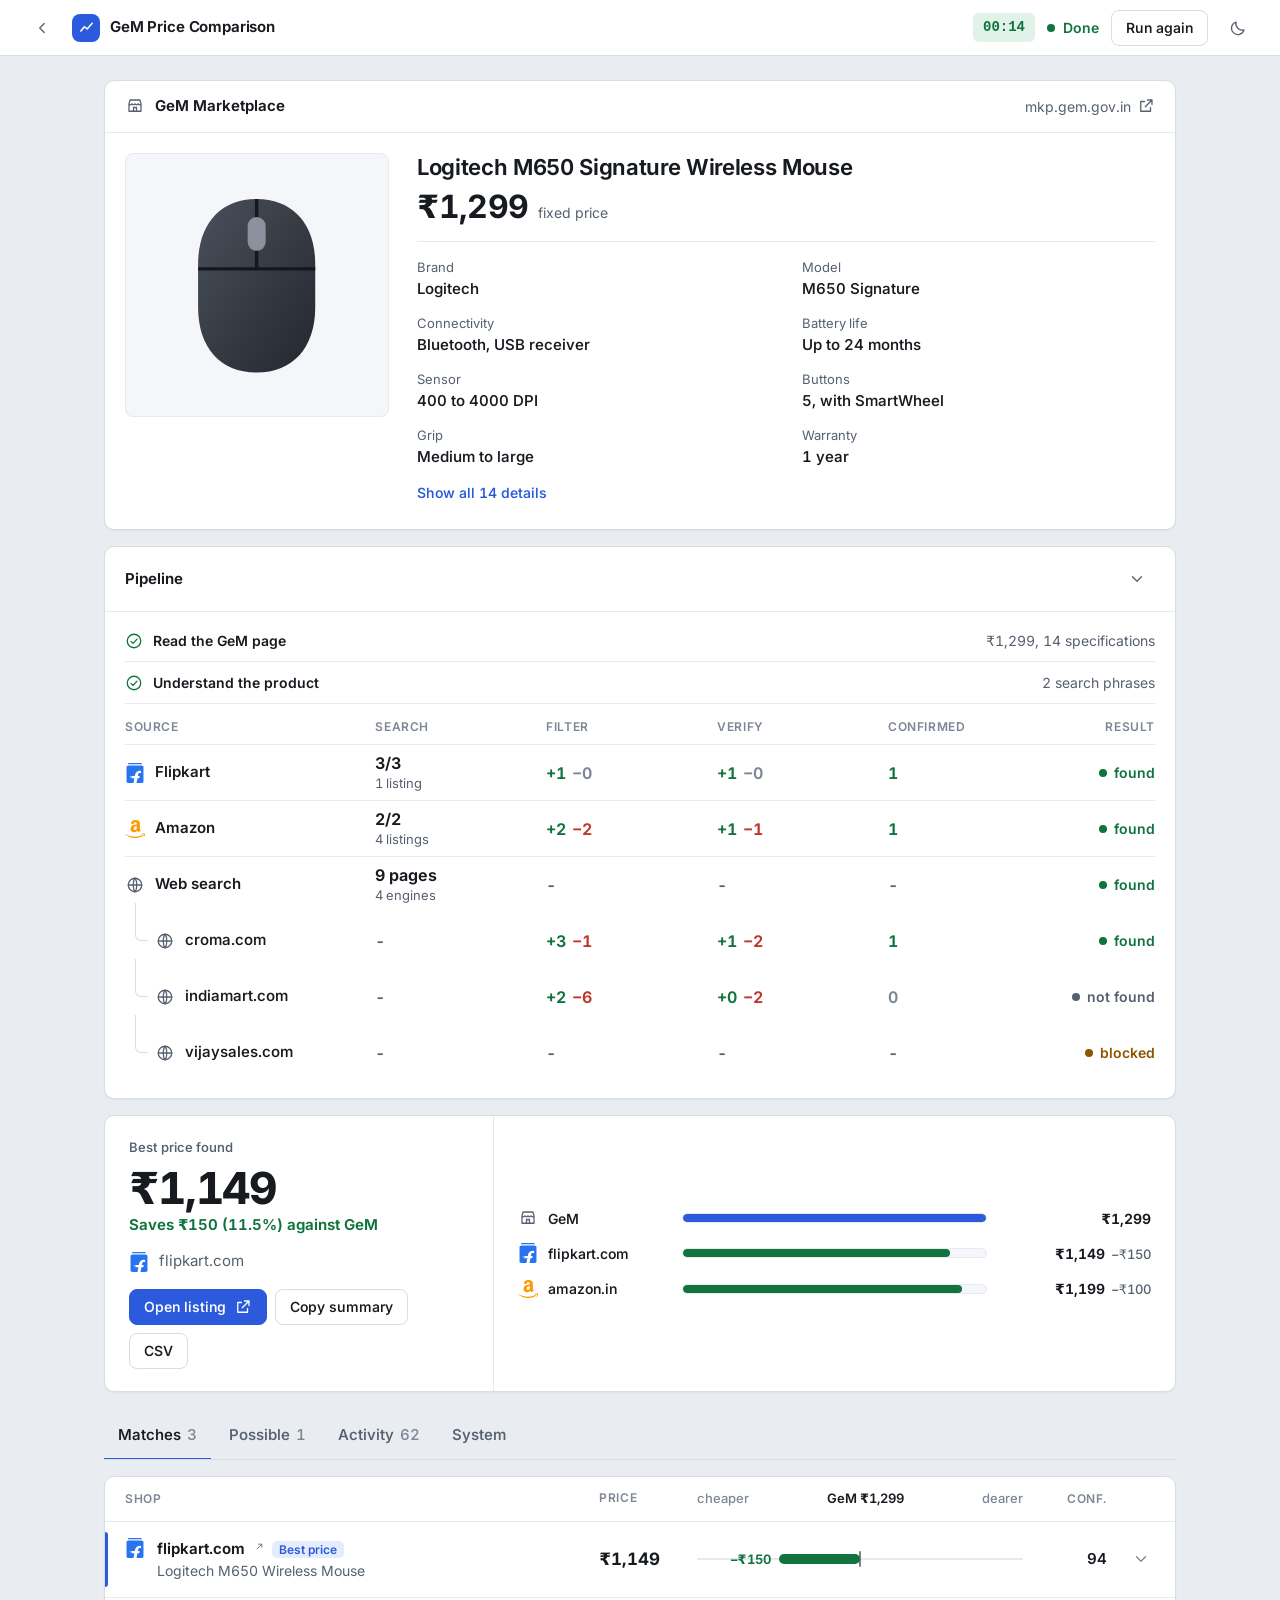
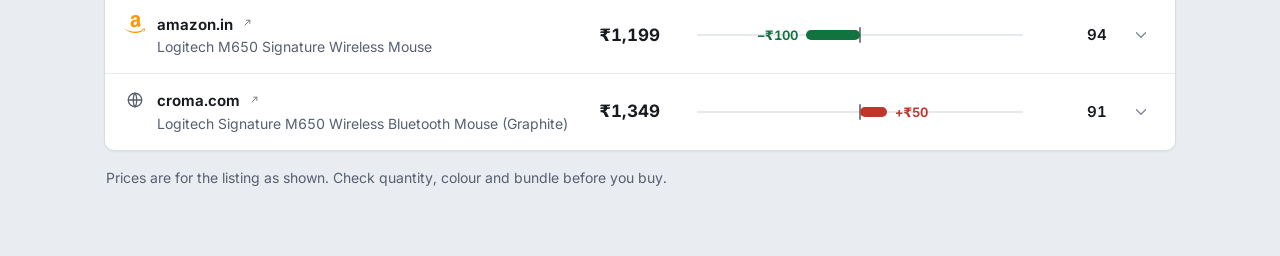
<file: design_ref/index.html>
<!doctype html><html lang="en"><head><meta charset="utf-8"><meta name="viewport" content="width=device-width, initial-scale=1"><title>GeM Price Comparison</title><link rel="stylesheet" href="style.css"><script src="ref.js" defer></script></head><body><header class="topbar"><div class="left"><button class="icon-btn" aria-label="Back"><svg class="svg" viewBox="0 0 24 24" aria-hidden="true"><path d="M15 6l-6 6 6 6"/></svg></button><a class="brand" href="start.html"><span class="mark"><svg class="svg" viewBox="0 0 24 24" aria-hidden="true"><path d="M4 17l5-6 4 3 7-8"/></svg></span><span class="t">GeM Price Comparison</span></a></div><div class="right"><span class="timer mono">00:14</span><span class="status done"><span class="dot"></span>Done</span><button class="btn" type="button">Run again</button><button class="icon-btn" data-act="theme" aria-label="Switch theme"><svg class="svg" viewBox="0 0 24 24" aria-hidden="true"><path d="M20 14.5A8.5 8.5 0 0 1 9.5 4 8.5 8.5 0 1 0 20 14.5z"/></svg></button></div></header><main>
<section class="card" aria-labelledby="gem-h"><div class="card-head"><h2 id="gem-h"><span class="ico glyph"><svg class="svg" viewBox="0 0 24 24" aria-hidden="true"><path d="M4 9l1.5-5h13L20 9M4 9v10h16V9M4 9c0 2 3 2 4 0 1 2 3 2 4 0 1 2 3 2 4 0 1 2 4 2 4 0M10 19v-5h4v5"/></svg></span>GeM Marketplace</h2><a class="link" href="#">mkp.gem.gov.in <svg class="svg" viewBox="0 0 24 24" aria-hidden="true"><path d="M14 4h6v6M20 4l-9 9M18 14v5H5V6h5"/></svg></a></div>
<div class="gem-body"><div class="gem-image"><svg viewBox="0 0 200 200" aria-hidden="true"><defs><linearGradient id="g" x1="0" y1="0" x2="1" y2="1"><stop offset="0" stop-color="#4a505a"/><stop offset="1" stop-color="#23272e"/></linearGradient></defs><path d="M100 24c-32 0-52 22-52 58v38c0 36 20 58 52 58s52-22 52-58V82c0-36-20-58-52-58z" fill="url(#g)"/><path d="M100 24v62M48 86h104" stroke="#14171c" stroke-width="3" fill="none"/><rect x="92" y="40" width="16" height="30" rx="8" fill="#8b929d"/></svg></div><div class="gem-info"><h1 class="gem-title">Logitech M650 Signature Wireless Mouse</h1><div class="gem-price"><strong>&#8377;1,299</strong><span>fixed price</span></div><dl class="facts"><div><dt>Brand</dt><dd>Logitech</dd></div><div><dt>Model</dt><dd>M650 Signature</dd></div><div><dt>Connectivity</dt><dd>Bluetooth, USB receiver</dd></div><div><dt>Battery life</dt><dd>Up to 24 months</dd></div><div><dt>Sensor</dt><dd>400 to 4000 DPI</dd></div><div><dt>Buttons</dt><dd>5, with SmartWheel</dd></div><div><dt>Grip</dt><dd>Medium to large</dd></div><div><dt>Warranty</dt><dd>1 year</dd></div></dl><div id="more-facts" hidden><dl class="facts more"><div><dt>Weight</dt><dd>100 g</dd></div><div><dt>Colour</dt><dd>Graphite</dd></div><div><dt>Operating range</dt><dd>10 m</dd></div><div><dt>Power source</dt><dd>1 AA battery</dd></div><div><dt>Country of origin</dt><dd>China</dd></div><div><dt>Seller</dt><dd>Sample Traders</dd></div></dl></div><button class="text-btn" data-act="more" type="button">Show all 14 details</button></div></div></section>
<section class="card pipe-card" id="pipe" data-open="true" aria-labelledby="pipe-h"><div class="card-head"><h2 id="pipe-h">Pipeline</h2><button class="icon-btn" data-act="pipe" aria-expanded="true" aria-label="Show or hide the pipeline"><span class="chev"><svg class="svg" viewBox="0 0 24 24" aria-hidden="true"><path d="M6 9l6 6 6-6"/></svg></span></button></div>
<div class="pipe-body"><div class="step-line"><span class="check"><svg class="svg" viewBox="0 0 24 24" aria-hidden="true"><circle cx="12" cy="12" r="9"/><path d="M8 12.5l2.7 2.7L16 9.5"/></svg></span><b>Read the GeM page</b><span class="muted">&#8377;1,299, 14 specifications</span></div><div class="step-line"><span class="check"><svg class="svg" viewBox="0 0 24 24" aria-hidden="true"><circle cx="12" cy="12" r="9"/><path d="M8 12.5l2.7 2.7L16 9.5"/></svg></span><b>Understand the product</b><span class="muted">2 search phrases</span></div>
<div class="grid-head"><span>Source</span><span>Search</span><span>Filter</span><span>Verify</span><span>Confirmed</span><span style="text-align:right">Result</span></div><div class="lane"><div class="who"><img class="ico" src="icons/flipkart.svg" alt=""><span>Flipkart</span></div><div class="cell" data-label="Search"><b>3/3</b><small>1 listing</small></div><div class="cell" data-label="Filter"><b><span class="pos">+1</span><span class="zero">&minus;0</span></b></div><div class="cell" data-label="Verify"><b><span class="pos">+1</span><span class="zero">&minus;0</span></b></div><div class="cell" data-label="Confirmed"><b class="pos">1</b></div><span class="state found"><span class="dot"></span>found</span></div><div class="lane"><div class="who"><img class="ico" src="icons/amazon.svg" alt=""><span>Amazon</span></div><div class="cell" data-label="Search"><b>2/2</b><small>4 listings</small></div><div class="cell" data-label="Filter"><b><span class="pos">+2</span><span class="neg">&minus;2</span></b></div><div class="cell" data-label="Verify"><b><span class="pos">+1</span><span class="neg">&minus;1</span></b></div><div class="cell" data-label="Confirmed"><b class="pos">1</b></div><span class="state found"><span class="dot"></span>found</span></div><div class="lane"><div class="who"><span class="ico glyph"><svg class="svg" viewBox="0 0 24 24" aria-hidden="true"><circle cx="12" cy="12" r="9"/><path d="M3 12h18M12 3c3 3.2 3 14.8 0 18M12 3c-3 3.2-3 14.8 0 18"/></svg></span><span>Web search</span></div><div class="cell" data-label="Search"><b>9 pages</b><small>4 engines</small></div><div class="cell" data-label="Filter"><b class="muted">-</b></div><div class="cell" data-label="Verify"><b class="muted">-</b></div><div class="cell" data-label="Confirmed"><b class="muted">-</b></div><span class="state found"><span class="dot"></span>found</span></div><div class="lane sub"><div class="who"><span class="ico glyph"><svg class="svg" viewBox="0 0 24 24" aria-hidden="true"><circle cx="12" cy="12" r="9"/><path d="M3 12h18M12 3c3 3.2 3 14.8 0 18M12 3c-3 3.2-3 14.8 0 18"/></svg></span><span>croma.com</span></div><div class="cell" data-label="Search"><b class="muted">-</b></div><div class="cell" data-label="Filter"><b><span class="pos">+3</span><span class="neg">&minus;1</span></b></div><div class="cell" data-label="Verify"><b><span class="pos">+1</span><span class="neg">&minus;2</span></b></div><div class="cell" data-label="Confirmed"><b class="pos">1</b></div><span class="state found"><span class="dot"></span>found</span></div><div class="lane sub"><div class="who"><span class="ico glyph"><svg class="svg" viewBox="0 0 24 24" aria-hidden="true"><circle cx="12" cy="12" r="9"/><path d="M3 12h18M12 3c3 3.2 3 14.8 0 18M12 3c-3 3.2-3 14.8 0 18"/></svg></span><span>indiamart.com</span></div><div class="cell" data-label="Search"><b class="muted">-</b></div><div class="cell" data-label="Filter"><b><span class="pos">+2</span><span class="neg">&minus;6</span></b></div><div class="cell" data-label="Verify"><b><span class="pos">+0</span><span class="neg">&minus;2</span></b></div><div class="cell" data-label="Confirmed"><b class="zero" style="margin:0">0</b></div><span class="state none"><span class="dot"></span>not found</span></div><div class="lane sub"><div class="who"><span class="ico glyph"><svg class="svg" viewBox="0 0 24 24" aria-hidden="true"><circle cx="12" cy="12" r="9"/><path d="M3 12h18M12 3c3 3.2 3 14.8 0 18M12 3c-3 3.2-3 14.8 0 18"/></svg></span><span>vijaysales.com</span></div><div class="cell" data-label="Search"><b class="muted">-</b></div><div class="cell" data-label="Filter"><b class="muted">-</b></div><div class="cell" data-label="Verify"><b class="muted">-</b></div><div class="cell" data-label="Confirmed"><b class="muted">-</b></div><span class="state blocked"><span class="dot"></span>blocked</span></div></div></section>
<section class="card summary"><div class="sum-left"><p class="label">Best price found</p><p class="price">&#8377;1,149</p><p class="save">Saves &#8377;150 (11.5%) against GeM</p><p class="shop"><img class="ico" src="icons/flipkart.svg" alt=""><span>flipkart.com</span></p><div class="actions"><a class="btn primary" href="#">Open listing <svg class="svg" viewBox="0 0 24 24" aria-hidden="true"><path d="M14 4h6v6M20 4l-9 9M18 14v5H5V6h5"/></svg></a><button class="btn" type="button">Copy summary</button><button class="btn" type="button">CSV</button></div></div><div class="sum-right"><div class="bar-row"><span class="name"><span class="ico glyph"><svg class="svg" viewBox="0 0 24 24" aria-hidden="true"><path d="M4 9l1.5-5h13L20 9M4 9v10h16V9M4 9c0 2 3 2 4 0 1 2 3 2 4 0 1 2 3 2 4 0 1 2 4 2 4 0M10 19v-5h4v5"/></svg></span><span>GeM</span></span><span class="bar-track"><i class="gem" style="width:100%"></i></span><span class="val">&#8377;1,299</span></div><div class="bar-row"><span class="name"><img class="ico" src="icons/flipkart.svg" alt=""><span>flipkart.com</span></span><span class="bar-track"><i style="width:88%"></i></span><span class="val">&#8377;1,149<small>&minus;&#8377;150</small></span></div><div class="bar-row"><span class="name"><img class="ico" src="icons/amazon.svg" alt=""><span>amazon.in</span></span><span class="bar-track"><i style="width:92%"></i></span><span class="val">&#8377;1,199<small>&minus;&#8377;100</small></span></div></div></section>
<div class="tabs" role="tablist"><button class="tab" role="tab" aria-selected="true" aria-controls="p1">Matches<span class="n">3</span></button><button class="tab" role="tab" aria-selected="false" aria-controls="p2">Possible<span class="n">1</span></button><button class="tab" role="tab" aria-selected="false" aria-controls="p3">Activity<span class="n">62</span></button><button class="tab" role="tab" aria-selected="false" aria-controls="p4">System</button></div>
<section class="panel" id="p1" role="tabpanel"><div class="card matches"><div class="m-head"><span>Shop</span><div class="scale-head"><span>Price</span><div class="axis"><span>cheaper</span><b>GeM &#8377;1,299</b><span>dearer</span></div></div><span style="text-align:right">Conf.</span><span></span></div><div class="m-row best"><div class="m-shop"><img class="ico" src="icons/flipkart.svg" alt=""><div class="names"><a class="name" href="#">flipkart.com<svg class="svg" style="width:13px;height:13px;opacity:.6" viewBox="0 0 24 24" aria-hidden="true"><path d="M14 4h6v6M20 4l-9 9"/></svg></a><span class="tag">Best price</span><div class="title" title="Logitech M650 Wireless Mouse">Logitech M650 Wireless Mouse</div></div></div><div class="m-price"><strong>&#8377;1,149</strong><div class="scale" role="img" aria-label="&minus;&#8377;150 vs GeM"><span class="mid"></span><span class="fill cheap" style="width:25.0%"></span><span class="amt cheap" style="--w:25.0%">&minus;&#8377;150</span></div></div><div class="m-conf">94</div><button class="m-open" data-act="row" aria-label="Why"><svg class="svg" viewBox="0 0 24 24" aria-hidden="true"><path d="M6 9l6 6 6-6"/></svg></button><div class="why">Same brand and model, wireless, graphite.</div></div><div class="m-row"><div class="m-shop"><img class="ico" src="icons/amazon.svg" alt=""><div class="names"><a class="name" href="#">amazon.in<svg class="svg" style="width:13px;height:13px;opacity:.6" viewBox="0 0 24 24" aria-hidden="true"><path d="M14 4h6v6M20 4l-9 9"/></svg></a><div class="title" title="Logitech M650 Signature Wireless Mouse">Logitech M650 Signature Wireless Mouse</div></div></div><div class="m-price"><strong>&#8377;1,199</strong><div class="scale" role="img" aria-label="&minus;&#8377;100 vs GeM"><span class="mid"></span><span class="fill cheap" style="width:16.666666666666664%"></span><span class="amt cheap" style="--w:16.666666666666664%">&minus;&#8377;100</span></div></div><div class="m-conf">94</div><button class="m-open" data-act="row" aria-label="Why"><svg class="svg" viewBox="0 0 24 24" aria-hidden="true"><path d="M6 9l6 6 6-6"/></svg></button><div class="why">Same model and colour.</div></div><div class="m-row"><div class="m-shop"><span class="ico glyph"><svg class="svg" viewBox="0 0 24 24" aria-hidden="true"><circle cx="12" cy="12" r="9"/><path d="M3 12h18M12 3c3 3.2 3 14.8 0 18M12 3c-3 3.2-3 14.8 0 18"/></svg></span><div class="names"><a class="name" href="#">croma.com<svg class="svg" style="width:13px;height:13px;opacity:.6" viewBox="0 0 24 24" aria-hidden="true"><path d="M14 4h6v6M20 4l-9 9"/></svg></a><div class="title" title="Logitech Signature M650 Wireless Bluetooth Mouse (Graphite)">Logitech Signature M650 Wireless Bluetooth Mouse (Graphite)</div></div></div><div class="m-price"><strong>&#8377;1,349</strong><div class="scale" role="img" aria-label="+&#8377;50 vs GeM"><span class="mid"></span><span class="fill dear" style="width:8.333333333333332%"></span><span class="amt dear" style="--w:8.333333333333332%">+&#8377;50</span></div></div><div class="m-conf">91</div><button class="m-open" data-act="row" aria-label="Why"><svg class="svg" viewBox="0 0 24 24" aria-hidden="true"><path d="M6 9l6 6 6-6"/></svg></button><div class="why">Same model name and colour on the shop page.</div></div></div><p class="note" style="margin-top:12px">Prices are for the listing as shown. Check quantity, colour and bundle before you buy.</p></section>
<section class="panel" id="p2" role="tabpanel" hidden><p class="note">Possible matches list here.</p></section><section class="panel" id="p3" role="tabpanel" hidden><p class="note">Activity feed.</p></section>
<section class="panel" id="p4" role="tabpanel" hidden><div class="card sys"><dl class="sys-facts"><div><dt>Run time</dt><dd>14.2 s</dd></div><div><dt>LLM calls</dt><dd>6</dd></div><div><dt>Waiting on LLMs</dt><dd>2.1 s</dd></div><div><dt>Reused answers</dt><dd>0</dd></div></dl><div class="p-head"><span>Model</span><span>State</span><span class="num">Calls</span><span class="num">Errors</span><span class="num">This run</span><span>Note</span></div><div class="p-row"><div class="p-model"><img class="ico" src="icons/nvidia-color.svg" alt=""><div><b>nemotron-3-ultra-550b-a55b</b><small>nvidia</small></div></div><span class="state found"><span class="dot"></span>ready</span><span class="num">41</span><span class="num">2</span><span class="num muted">6 calls, 0 failed</span><span class="muted" style="font-size:14px"></span></div><div class="p-row"><div class="p-model"><img class="ico" src="icons/nvidia-color.svg" alt=""><div><b>nemotron-3.5-super-vl-120b</b><small>nvidia</small></div></div><span class="state found"><span class="dot"></span>ready</span><span class="num">12</span><span class="num">0</span><span class="num muted">0 calls</span><span class="muted" style="font-size:14px"></span></div><div class="p-row"><div class="p-model"><img class="ico mono" src="icons/openai.svg" alt=""><div><b>gpt-oss-20b</b><small>nvidia</small></div></div><span class="state blocked"><span class="dot"></span>cooling</span><span class="num">9</span><span class="num">3</span><span class="num muted">0 calls</span><span class="muted" style="font-size:14px">resting 40s after a timeout</span></div><div class="p-row"><div class="p-model"><img class="ico" src="icons/meta-color.svg" alt=""><div><b>llama-3.3-70b-instruct</b><small>openrouter</small></div></div><span class="state none"><span class="dot"></span>limit</span><span class="num">1000</span><span class="num">0</span><span class="num muted">0 calls</span><span class="muted" style="font-size:14px">daily limit reached</span></div></div></section>
</main></body></html>
</file>
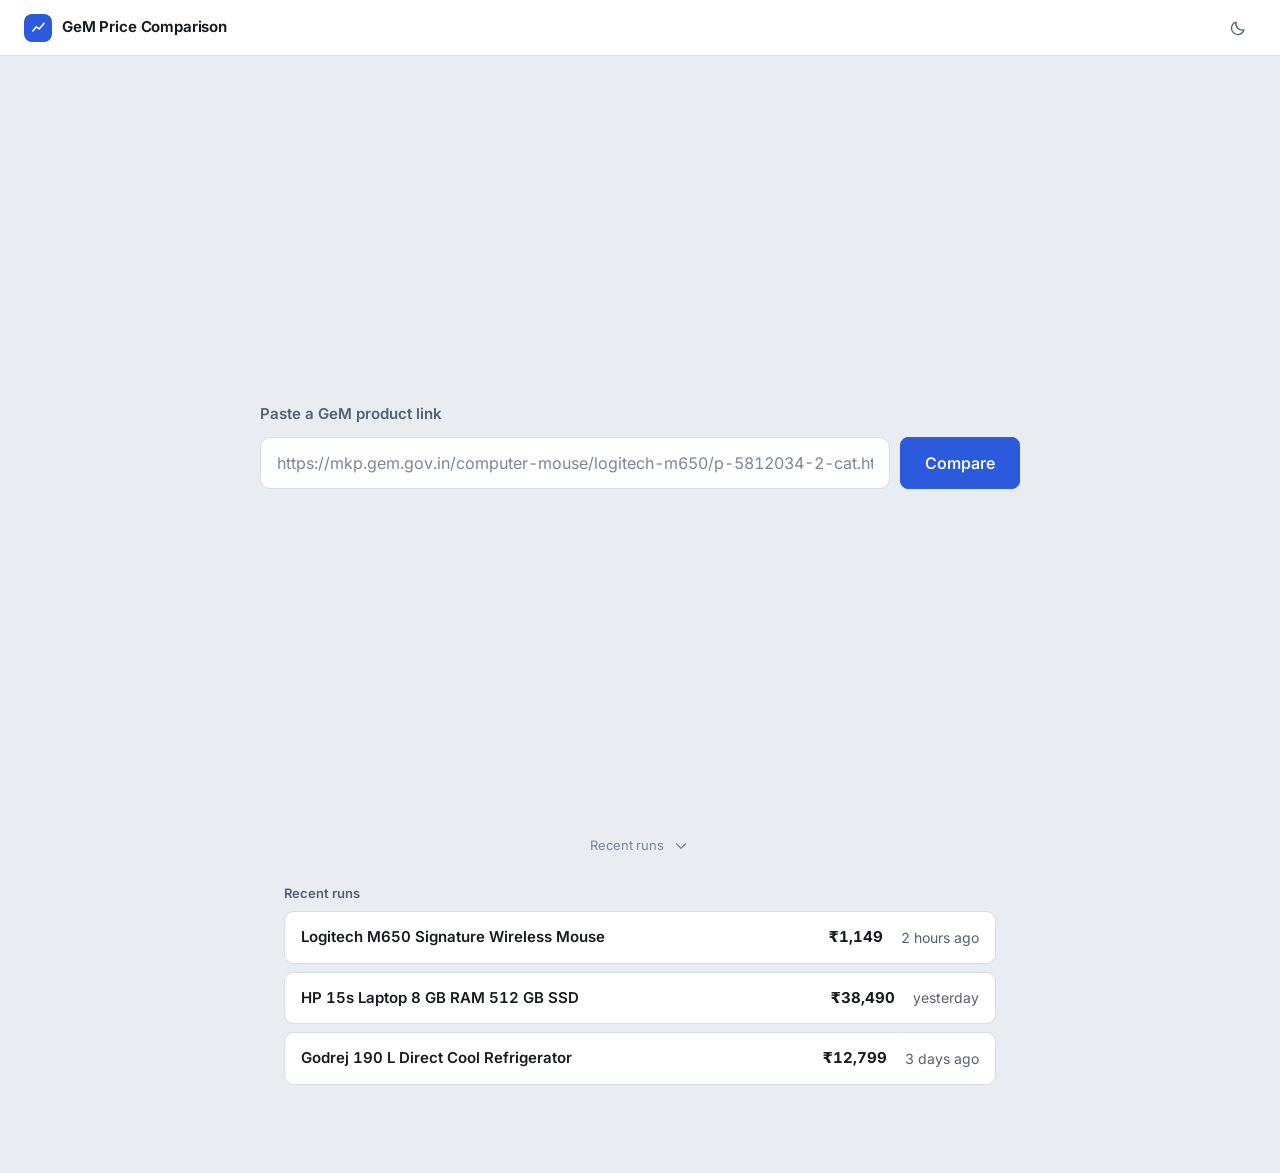
<file: design_ref/start.html>
<!doctype html><html lang="en"><head><meta charset="utf-8"><meta name="viewport" content="width=device-width, initial-scale=1"><title>GeM Price Comparison</title><link rel="stylesheet" href="style.css"><script src="ref.js" defer></script></head><body><header class="topbar"><div class="left"><a class="brand" href="start.html"><span class="mark"><svg class="svg" viewBox="0 0 24 24" aria-hidden="true"><path d="M4 17l5-6 4 3 7-8"/></svg></span><span class="t">GeM Price Comparison</span></a></div><div class="right"><button class="icon-btn" data-act="theme" aria-label="Switch theme"><svg class="svg" viewBox="0 0 24 24" aria-hidden="true"><path d="M20 14.5A8.5 8.5 0 0 1 9.5 4 8.5 8.5 0 1 0 20 14.5z"/></svg></button></div></header><div class="start-hero"><form class="start-box" onsubmit="return false"><h1>Paste a GeM product link</h1><div class="linkbar"><label class="sr-only" for="u">GeM product link</label><input id="u" type="url" placeholder="https://mkp.gem.gov.in/computer-mouse/logitech-m650/p-5812034-2-cat.html" autocomplete="off" spellcheck="false"><button class="btn primary" type="submit">Compare</button></div></form></div>
<div class="scroll-hint">Recent runs <svg class="svg" viewBox="0 0 24 24" aria-hidden="true"><path d="M6 9l6 6 6-6"/></svg></div><section class="recents"><h2>Recent runs</h2><button class="recent" type="button"><span class="t">Logitech M650 Signature Wireless Mouse</span><span class="p">&#8377;1,149</span><span class="w">2 hours ago</span></button><button class="recent" type="button"><span class="t">HP 15s Laptop 8 GB RAM 512 GB SSD</span><span class="p">&#8377;38,490</span><span class="w">yesterday</span></button><button class="recent" type="button"><span class="t">Godrej 190 L Direct Cool Refrigerator</span><span class="p">&#8377;12,799</span><span class="w">3 days ago</span></button></section></body></html>
</file>
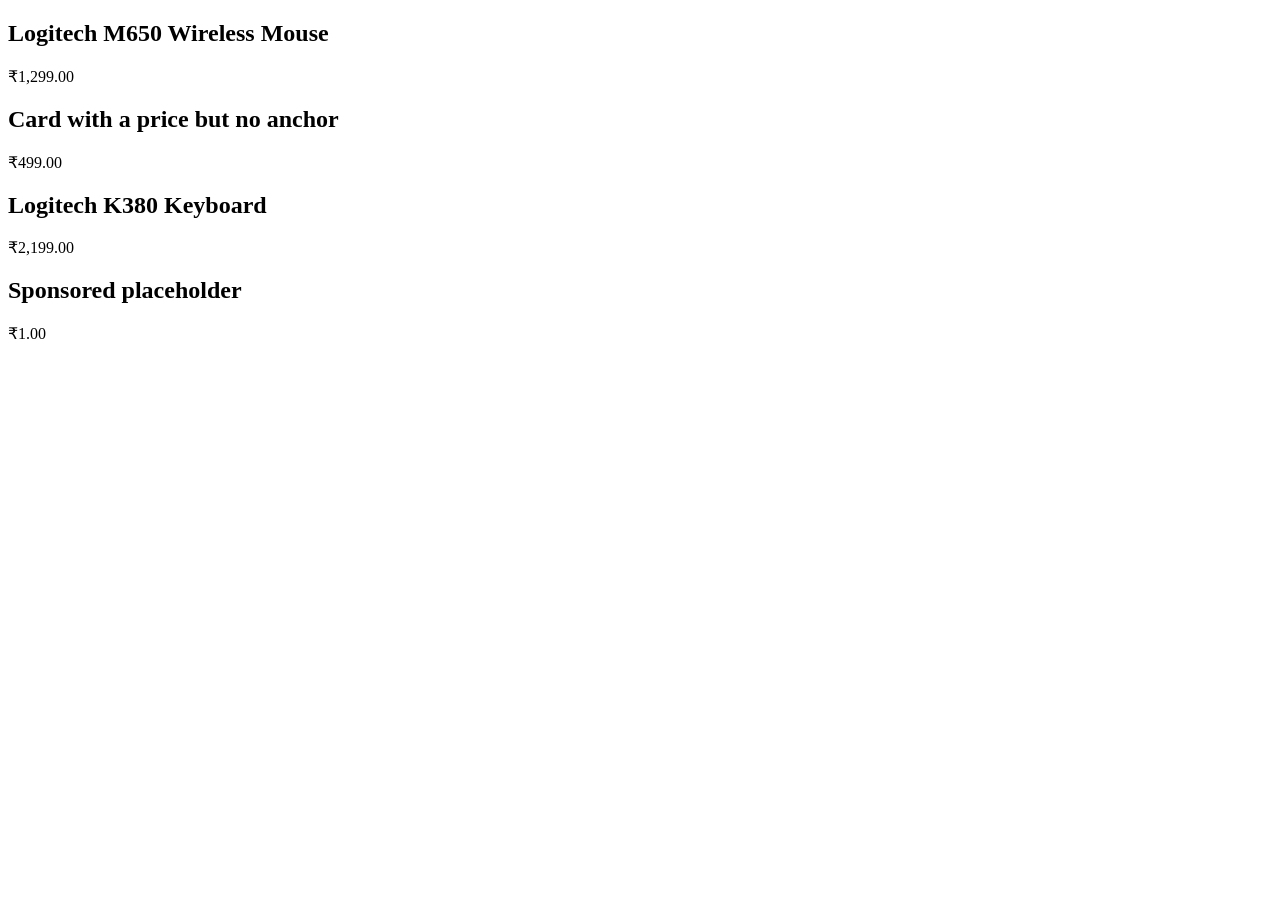
<file: tests/fixtures/pages/amazon-partial.html>
<!doctype html>
<html><body>
<div data-component-type="s-search-result" data-asin="B0PART0001">
  <h2 aria-label="Logitech M650 Wireless Mouse"><span>Logitech M650 Wireless Mouse</span></h2>
  <span class="a-price"><span class="a-offscreen">₹1,299.00</span></span>
</div>
<div data-component-type="s-search-result" data-asin="B0PART0002">
  <h2 aria-label="Card without a price"></h2>
</div>
<div data-component-type="s-search-result" data-asin="B0PART0003">
  <h2 aria-label="Card with a price but no anchor"><span>Card with a price but no anchor</span></h2>
  <span class="a-price"><span class="a-offscreen">₹499.00</span></span>
</div>
<div data-component-type="s-search-result" data-asin="B0PART0004">
  <h2 class="a-text-normal"><span>Logitech K380 Keyboard</span></h2>
  <span class="a-price">₹2,199.00</span>
</div>
<div data-component-type="s-search-result">
  <h2 aria-label="Sponsored placeholder"><span>Sponsored placeholder</span></h2>
  <span class="a-price"><span class="a-offscreen">₹1.00</span></span>
</div>
</body></html>
</file>
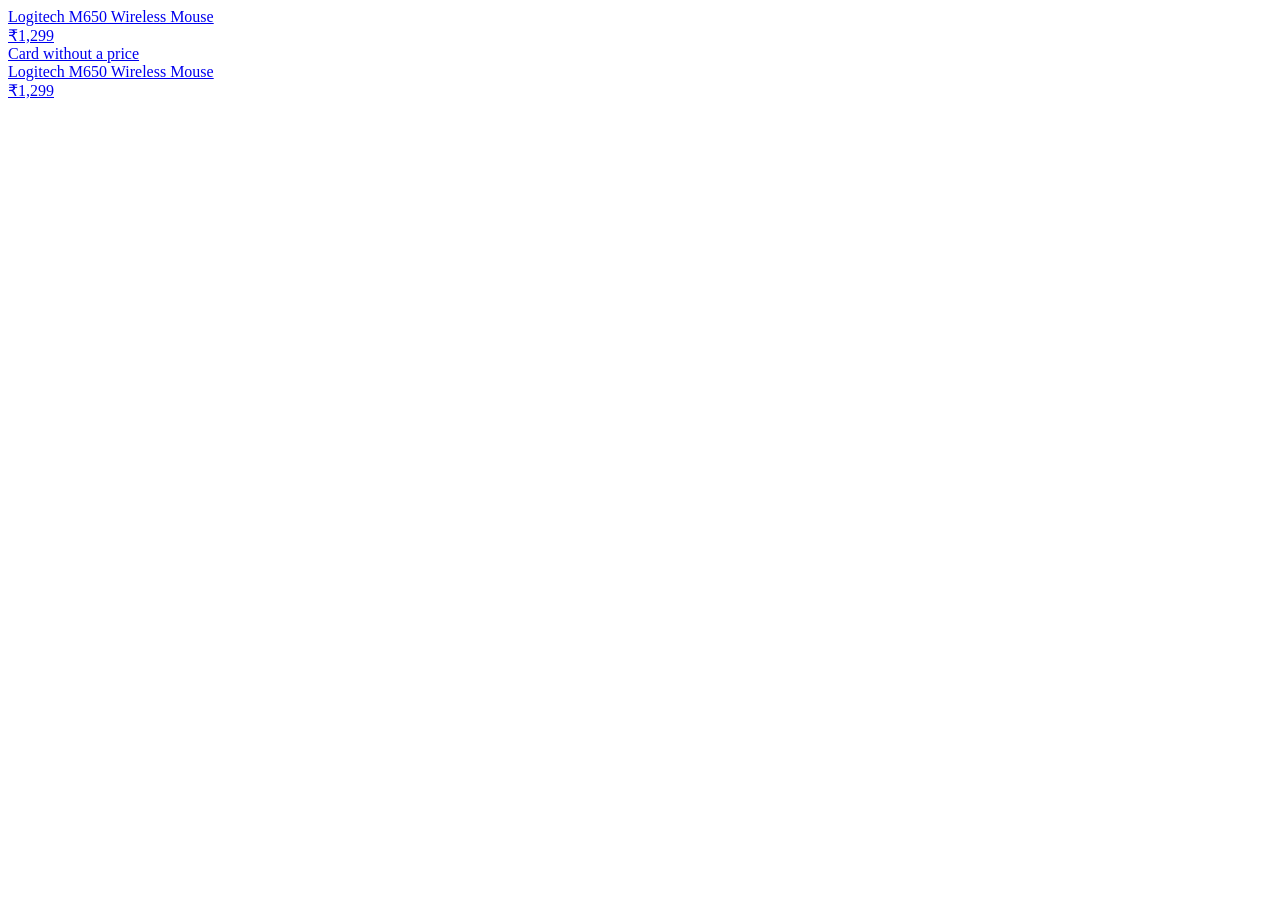
<file: tests/fixtures/pages/flipkart-partial.html>
<!doctype html>
<html><body>
<div class="nZIRY7"><a href="/logitech-m650/p/itm1?pid=MOU1">
  <div class="RG5Slk">Logitech M650 Wireless Mouse</div>
  <div class="hZ3P6w DeU9vF">₹1,299</div>
</a></div>
<div class="nZIRY7"><a href="/no-price/p/itm2?pid=MOU2">
  <div class="RG5Slk">Card without a price</div>
</a></div>
<div class="nZIRY7"><a href="/logitech-m650/p/itm1?pid=MOU1">
  <div class="RG5Slk">Logitech M650 Wireless Mouse</div>
  <div class="hZ3P6w DeU9vF">₹1,299</div>
</a></div>
</body></html>
</file>
<file: design_ref/style.css>
@font-face { font-family: "Inter"; src: url("fonts/inter.woff2") format("woff2"); font-weight: 100 900; font-display: swap; }

:root {
  --bg: #e9ecf1; --surface: #ffffff; --surface-2: #f4f6f9; --line: #d8dce3; --line-soft: #e6e9ee;
  --text: #171a1f; --muted: #566070; --faint: #7d8696;
  --accent: #2b5bdc; --accent-ink: #ffffff; --accent-soft: #e5ecfd;
  --good: #11743f; --good-soft: #e1f2e8; --bad: #bf362b; --bad-soft: #fbe8e5; --warn: #8f5500; --warn-soft: #fdf0d9;
  --shadow: 0 1px 2px rgba(20, 24, 32, .05); --radius: 10px; --mono-filter: none; color-scheme: light;
}
:root[data-theme="dark"] {
  --bg: #1b1e23; --surface: #24282e; --surface-2: #2b3037; --line: #3a4049; --line-soft: #30353d;
  --text: #eceef2; --muted: #aeb5c1; --faint: #838c9a;
  --accent: #86a8ff; --accent-ink: #0f1830; --accent-soft: #2a3652;
  --good: #63d098; --good-soft: #213b2e; --bad: #ff8f85; --bad-soft: #43262a; --warn: #efb858; --warn-soft: #3f3220;
  --shadow: none; --mono-filter: invert(1); color-scheme: dark;
}

* { box-sizing: border-box; }
html { -webkit-text-size-adjust: 100%; }
body { margin: 0; background: var(--bg); color: var(--text); font: 400 15px/1.5 "Inter", "Segoe UI", system-ui, sans-serif; font-variant-numeric: tabular-nums; -webkit-font-smoothing: antialiased; }
h1, h2, h3, p, dl, dd, ul, ol { margin: 0; padding: 0; }
ul, ol { list-style: none; }
button { font: inherit; color: inherit; cursor: pointer; }
a { color: inherit; text-decoration: none; }
:focus-visible { outline: 2px solid var(--accent); outline-offset: 2px; border-radius: 4px; }
.sr-only { position: absolute; width: 1px; height: 1px; overflow: hidden; clip: rect(0 0 0 0); white-space: nowrap; }
.mono { font-family: "Cascadia Mono", Consolas, monospace; }
.muted { color: var(--muted); } .good { color: var(--good); } .bad { color: var(--bad); } .warn { color: var(--warn); }
.ico { width: 20px; height: 20px; flex: none; border-radius: 4px; object-fit: contain; }
.ico.mono { filter: var(--mono-filter); }
.ico.glyph { display: grid; place-items: center; color: var(--muted); }
.svg { width: 18px; height: 18px; flex: none; fill: none; stroke: currentColor; stroke-width: 1.7; stroke-linecap: round; stroke-linejoin: round; }

.topbar { position: sticky; top: 0; z-index: 10; display: flex; align-items: center; justify-content: space-between; gap: 16px; height: 56px; padding: 0 24px; background: var(--surface); border-bottom: 1px solid var(--line); }
.topbar .left, .topbar .right { display: flex; align-items: center; gap: 12px; min-width: 0; }
.brand { display: flex; align-items: center; gap: 10px; font-weight: 650; letter-spacing: -.01em; white-space: nowrap; }
.mark { width: 28px; height: 28px; border-radius: 8px; background: var(--accent); display: grid; place-items: center; color: var(--accent-ink); }
.mark .svg { width: 17px; height: 17px; stroke-width: 2.2; }
.icon-btn { width: 36px; height: 36px; display: grid; place-items: center; border: 1px solid transparent; background: transparent; border-radius: 8px; color: var(--muted); }
.icon-btn:hover { background: var(--surface-2); color: var(--text); }
.btn { white-space: nowrap; height: 36px; padding: 0 14px; display: inline-flex; align-items: center; gap: 8px; border: 1px solid var(--line); background: var(--surface); border-radius: 8px; font-weight: 550; font-size: 14px; }
.btn:hover { background: var(--surface-2); }
.btn.primary { background: var(--accent); color: var(--accent-ink); border-color: var(--accent); }
.btn.primary:hover { filter: brightness(1.07); }
.timer { font-size: 14px; font-weight: 600; padding: 4px 10px; border-radius: 6px; background: var(--good-soft); color: var(--good); }
.status { display: inline-flex; align-items: center; gap: 8px; font-weight: 600; font-size: 14px; }
.dot { width: 8px; height: 8px; border-radius: 50%; background: currentColor; flex: none; }
.status.done { color: var(--good); }

main { max-width: 1120px; margin: 0 auto; padding: 24px 24px 64px; display: grid; gap: 16px; }
.card { background: var(--surface); border: 1px solid var(--line); border-radius: var(--radius); box-shadow: var(--shadow); }
.card-head { display: flex; align-items: center; justify-content: space-between; gap: 12px; padding: 14px 20px; border-bottom: 1px solid var(--line-soft); }
.card-head h2 { font-size: 15px; font-weight: 650; display: flex; align-items: center; gap: 10px; }
.card-head .link { color: var(--muted); font-size: 14px; display: inline-flex; align-items: center; gap: 6px; }
.card-head .link:hover { color: var(--accent); }
.text-btn { background: none; border: 0; color: var(--accent); font-weight: 550; font-size: 14px; padding: 6px 0; }
.text-btn:hover { text-decoration: underline; }

.gem-body { display: grid; grid-template-columns: 264px 1fr; gap: 28px; padding: 20px; }
.gem-image { width: 264px; height: 264px; border-radius: 8px; background: var(--surface-2); border: 1px solid var(--line-soft); display: grid; place-items: center; overflow: hidden; }
.gem-image svg { width: 86%; height: 86%; }
.gem-info { min-width: 0; display: flex; flex-direction: column; }
.gem-title { font-size: 22px; line-height: 1.3; font-weight: 650; letter-spacing: -.015em; }
.gem-price { display: flex; align-items: baseline; gap: 10px; margin-top: 10px; }
.gem-price strong { font-size: 32px; line-height: 1; font-weight: 700; letter-spacing: -.02em; }
.gem-price span { color: var(--muted); font-size: 14px; }
.facts { margin-top: 18px; padding-top: 16px; border-top: 1px solid var(--line-soft); display: grid; grid-template-columns: repeat(2, minmax(0, 1fr)); gap: 14px 32px; }
.facts dt { font-size: 13px; color: var(--muted); }
.facts dd { font-size: 15px; font-weight: 550; overflow-wrap: break-word; }
.facts.more { margin-top: 14px; }
.gem-info .text-btn { align-self: flex-start; margin-top: auto; padding-top: 14px; }

.pipe-body { padding: 8px 20px 18px; }
.pipe-card[data-open="false"] .pipe-body { display: none; }
.pipe-card[data-open="false"] .card-head { border-bottom: 0; }
.pipe-card .chev { transition: transform .15s ease; display: grid; }
.pipe-card[data-open="false"] .chev { transform: rotate(-90deg); }
.step-line { display: flex; align-items: center; gap: 10px; padding: 10px 0; border-bottom: 1px solid var(--line-soft); font-size: 14px; }
.step-line .check { color: var(--good); display: grid; }
.step-line b { font-weight: 600; }
.step-line .muted { margin-left: auto; }
.grid-head, .lane { display: grid; grid-template-columns: minmax(190px, 1.5fr) repeat(4, minmax(0, 1fr)) 96px; align-items: center; column-gap: 12px; }
.grid-head { padding: 14px 0 8px; font-size: 12px; font-weight: 600; text-transform: uppercase; letter-spacing: .05em; color: var(--faint); }
.lane { min-height: 56px; padding: 6px 0; border-top: 1px solid var(--line-soft); }
.lane .who { display: flex; align-items: center; gap: 10px; font-weight: 600; min-width: 0; }
.lane .who span { overflow: hidden; text-overflow: ellipsis; white-space: nowrap; }
.lane.sub { border-top-color: transparent; }
.lane.sub .who { padding-left: 30px; position: relative; font-weight: 550; }
.lane.sub .who::before { content: ""; position: absolute; left: 10px; top: -26px; bottom: 50%; width: 12px; border-left: 1.5px solid var(--line); border-bottom: 1.5px solid var(--line); border-bottom-left-radius: 6px; }
.cell { min-width: 0; line-height: 1.25; }
.cell b { display: block; font-size: 16px; font-weight: 650; }
.cell small { display: block; font-size: 13px; color: var(--muted); margin-top: 2px; }
.cell .pos { color: var(--good); } .cell .neg { color: var(--bad); margin-left: 6px; } .cell .zero { color: var(--faint); margin-left: 6px; }
.state { justify-self: end; display: inline-flex; align-items: center; gap: 7px; font-size: 14px; font-weight: 600; }
.state.found { color: var(--good); } .state.none { color: var(--muted); } .state.blocked { color: var(--warn); }

.summary { display: grid; grid-template-columns: minmax(260px, .8fr) 1.4fr; }
.sum-left { padding: 22px 24px; border-right: 1px solid var(--line-soft); }
.sum-left .label { font-size: 13px; color: var(--muted); font-weight: 550; }
.sum-left .price { font-size: 44px; line-height: 1.1; font-weight: 750; letter-spacing: -.03em; margin: 6px 0 2px; }
.sum-left .save { color: var(--good); font-weight: 650; }
.sum-left .shop { display: flex; align-items: center; gap: 10px; margin: 14px 0 16px; color: var(--muted); }
.actions { display: flex; flex-wrap: wrap; gap: 8px; }
.sum-right { padding: 22px 24px; display: flex; flex-direction: column; gap: 14px; justify-content: center; }
.bar-row { display: grid; grid-template-columns: 150px 1fr 150px; align-items: center; gap: 14px; font-size: 14px; }
.bar-row .name { display: flex; align-items: center; gap: 10px; font-weight: 550; min-width: 0; }
.bar-row .name span { overflow: hidden; text-overflow: ellipsis; white-space: nowrap; }
.bar-track { height: 10px; border-radius: 5px; background: var(--surface-2); border: 1px solid var(--line-soft); overflow: hidden; }
.bar-track i { display: block; height: 100%; border-radius: 5px; background: var(--good); }
.bar-track i.gem { background: var(--accent); }
.bar-row .val { text-align: right; font-weight: 650; }
.bar-row .val small { font-weight: 500; color: var(--muted); margin-left: 6px; font-size: 13px; }

.tabs { display: flex; gap: 4px; border-bottom: 1px solid var(--line); margin-top: 4px; overflow-x: auto; }
.tab { background: none; border: 0; padding: 12px 14px; font-weight: 550; color: var(--muted); border-bottom: 2px solid transparent; margin-bottom: -1px; white-space: nowrap; }
.tab:hover { color: var(--text); }
.tab[aria-selected="true"] { color: var(--text); border-bottom-color: var(--accent); }
.tab .n { color: var(--faint); font-weight: 500; margin-left: 6px; }
.panel[hidden] { display: none; }

.matches { overflow: hidden; }
.m-head, .m-row { display: grid; grid-template-columns: minmax(240px, 1.5fr) minmax(320px, 1.4fr) 64px 28px; column-gap: 20px; align-items: center; padding: 0 20px; }
.m-head { padding-top: 12px; padding-bottom: 12px; font-size: 12px; font-weight: 600; text-transform: uppercase; letter-spacing: .05em; color: var(--faint); border-bottom: 1px solid var(--line-soft); }
.scale-head { display: grid; grid-template-columns: 84px 1fr; column-gap: 14px; }
.axis { display: flex; justify-content: space-between; text-transform: none; letter-spacing: 0; font-size: 13px; font-weight: 500; }
.axis b { color: var(--text); font-weight: 600; }
.m-row { min-height: 76px; padding-top: 12px; padding-bottom: 12px; border-bottom: 1px solid var(--line-soft); position: relative; }
.m-row:last-child { border-bottom: 0; }
.m-row.best::before { content: ""; position: absolute; left: 0; top: 10px; bottom: 10px; width: 3px; border-radius: 0 3px 3px 0; background: var(--accent); }
.m-shop { display: flex; gap: 12px; min-width: 0; }
.names { min-width: 0; }
.m-shop a.name { font-weight: 650; display: inline-flex; align-items: center; gap: 6px; }
.m-shop a.name:hover { color: var(--accent); text-decoration: underline; }
.m-shop .title { font-size: 14px; color: var(--muted); overflow: hidden; text-overflow: ellipsis; white-space: nowrap; }
.tag { font-size: 12px; font-weight: 600; padding: 1px 7px; border-radius: 5px; background: var(--accent-soft); color: var(--accent); margin-left: 8px; }
.m-price { display: grid; grid-template-columns: 84px 1fr; column-gap: 14px; align-items: center; }
.m-price strong { font-size: 17px; font-weight: 700; }
.scale { position: relative; height: 22px; }
.scale::before { content: ""; position: absolute; left: 0; right: 0; top: 10px; height: 2px; background: var(--line-soft); border-radius: 1px; }
.scale .mid { position: absolute; left: 50%; top: 3px; width: 2px; height: 16px; background: var(--text); opacity: .55; border-radius: 1px; transform: translateX(-1px); }
.scale .fill { position: absolute; top: 6px; height: 10px; border-radius: 5px; }
.scale .fill.cheap { right: 50%; background: var(--good); }
.scale .fill.dear { left: 50%; background: var(--bad); }
.scale .amt { position: absolute; top: 0; font-size: 13px; font-weight: 650; line-height: 22px; white-space: nowrap; }
.scale .amt.cheap { right: calc(50% + var(--w) + 8px); color: var(--good); }
.scale .amt.dear { left: calc(50% + var(--w) + 8px); color: var(--bad); }
.m-conf { text-align: right; font-weight: 600; }
.m-conf.low { color: var(--warn); }
.m-open { color: var(--faint); background: none; border: 0; padding: 0; display: grid; place-items: center; }
.m-open:hover { color: var(--text); }
.why { grid-column: 1 / -1; display: none; padding: 12px 0 2px 32px; color: var(--muted); font-size: 14px; }
.m-row.open .why { display: block; }
.m-row.open .m-open .svg { transform: rotate(180deg); }
.note { color: var(--muted); font-size: 14px; padding: 4px 2px; }

.sys { padding: 20px; }
.sys-facts { display: grid; grid-template-columns: repeat(auto-fit, minmax(150px, 1fr)); gap: 14px 24px; margin-bottom: 22px; }
.sys-facts dt { font-size: 13px; color: var(--muted); }
.sys-facts dd { font-size: 18px; font-weight: 650; }
.p-head, .p-row { display: grid; grid-template-columns: minmax(260px, 2fr) 120px 70px 70px 150px minmax(160px, 1.2fr); column-gap: 16px; align-items: center; }
.p-head { padding: 10px 0; font-size: 12px; font-weight: 600; text-transform: uppercase; letter-spacing: .05em; color: var(--faint); border-bottom: 1px solid var(--line-soft); }
.p-row { min-height: 54px; border-bottom: 1px solid var(--line-soft); }
.p-row:last-child { border-bottom: 0; }
.p-model { display: flex; align-items: center; gap: 12px; min-width: 0; }
.p-model .ico { width: 24px; height: 24px; }
.p-model b { display: block; font-weight: 600; overflow: hidden; text-overflow: ellipsis; white-space: nowrap; }
.p-model small { color: var(--muted); font-size: 13px; }
.num { text-align: right; }
.p-row .state { justify-self: start; }

.start-hero { min-height: calc(100vh - 56px - 64px); display: grid; place-items: center; padding: 24px; }
.start-box { width: min(760px, 100%); }
.start-box h1 { font-size: 15px; font-weight: 600; color: var(--muted); margin-bottom: 12px; }
.linkbar { display: flex; gap: 10px; }
.linkbar input { flex: 1; min-width: 0; height: 52px; padding: 0 16px; font: inherit; font-size: 16px; color: var(--text); background: var(--surface); border: 1px solid var(--line); border-radius: 10px; }
.linkbar input::placeholder { color: var(--faint); }
.linkbar input:focus { outline: 2px solid var(--accent); outline-offset: 1px; border-color: var(--accent); }
.linkbar .btn { height: 52px; padding: 0 24px; font-size: 16px; }
.scroll-hint { display: flex; justify-content: center; padding: 0 0 20px; color: var(--faint); font-size: 13px; gap: 8px; align-items: center; }
.recents { max-width: 760px; margin: 0 auto; padding: 8px 24px 80px; }
.recents h2 { font-size: 13px; font-weight: 600; color: var(--muted); margin-bottom: 8px; }
.recent { display: grid; grid-template-columns: 1fr auto auto; gap: 18px; align-items: center; width: 100%; padding: 14px 16px; background: var(--surface); border: 1px solid var(--line); border-radius: 10px; margin-bottom: 8px; text-align: left; }
.recent:hover { border-color: var(--accent); }
.recent .t { font-weight: 600; overflow: hidden; text-overflow: ellipsis; white-space: nowrap; }
.recent .p { font-weight: 700; }
.recent .w { color: var(--muted); font-size: 14px; }

@media (max-width: 900px) {
  .gem-body { grid-template-columns: 180px 1fr; gap: 20px; }
  .gem-image { width: 180px; height: 180px; }
  .summary { grid-template-columns: 1fr; }
  .sum-left { border-right: 0; border-bottom: 1px solid var(--line-soft); }
  .m-head { display: none; }
  .m-row { grid-template-columns: 1fr 64px 24px; row-gap: 10px; }
  .m-price { grid-column: 1 / -1; grid-row: 2; }
  .p-head { display: none; }
  .p-row { grid-template-columns: 1fr 1fr; row-gap: 4px; padding: 12px 0; }
  .p-row .p-model { grid-column: 1 / -1; }
}
@media (max-width: 720px) {
  .grid-head { display: none; }
  .lane { grid-template-columns: repeat(2, minmax(0, 1fr)); row-gap: 10px; padding: 12px 0; align-items: start; }
  .lane .who { grid-column: 1; }
  .lane .state { grid-column: 2; grid-row: 1; }
  .lane .cell::before { content: attr(data-label); display: block; font-size: 12px; font-weight: 600; text-transform: uppercase; letter-spacing: .05em; color: var(--faint); margin-bottom: 2px; }
  .lane.sub { padding-left: 12px; border-left: 2px solid var(--line); border-top-color: var(--line-soft); }
  .lane.sub .who { padding-left: 0; }
  .lane.sub .who::before { display: none; }
  .bar-row { grid-template-columns: 110px 1fr; }
  .bar-row .val { grid-column: 1 / -1; text-align: left; }
}
@media (max-width: 560px) {
  main { padding: 16px 12px 48px; }
  .topbar { padding: 0 12px; }
  .topbar .brand span.t { display: none; }
  .gem-body { grid-template-columns: 1fr; }
  .gem-image { width: 100%; height: 220px; }
  .linkbar { flex-direction: column; }
  .recent { grid-template-columns: 1fr auto; }
  .recent .w { display: none; }
}
@media (prefers-reduced-motion: reduce) { * { transition: none !important; animation: none !important; } }
</file>
